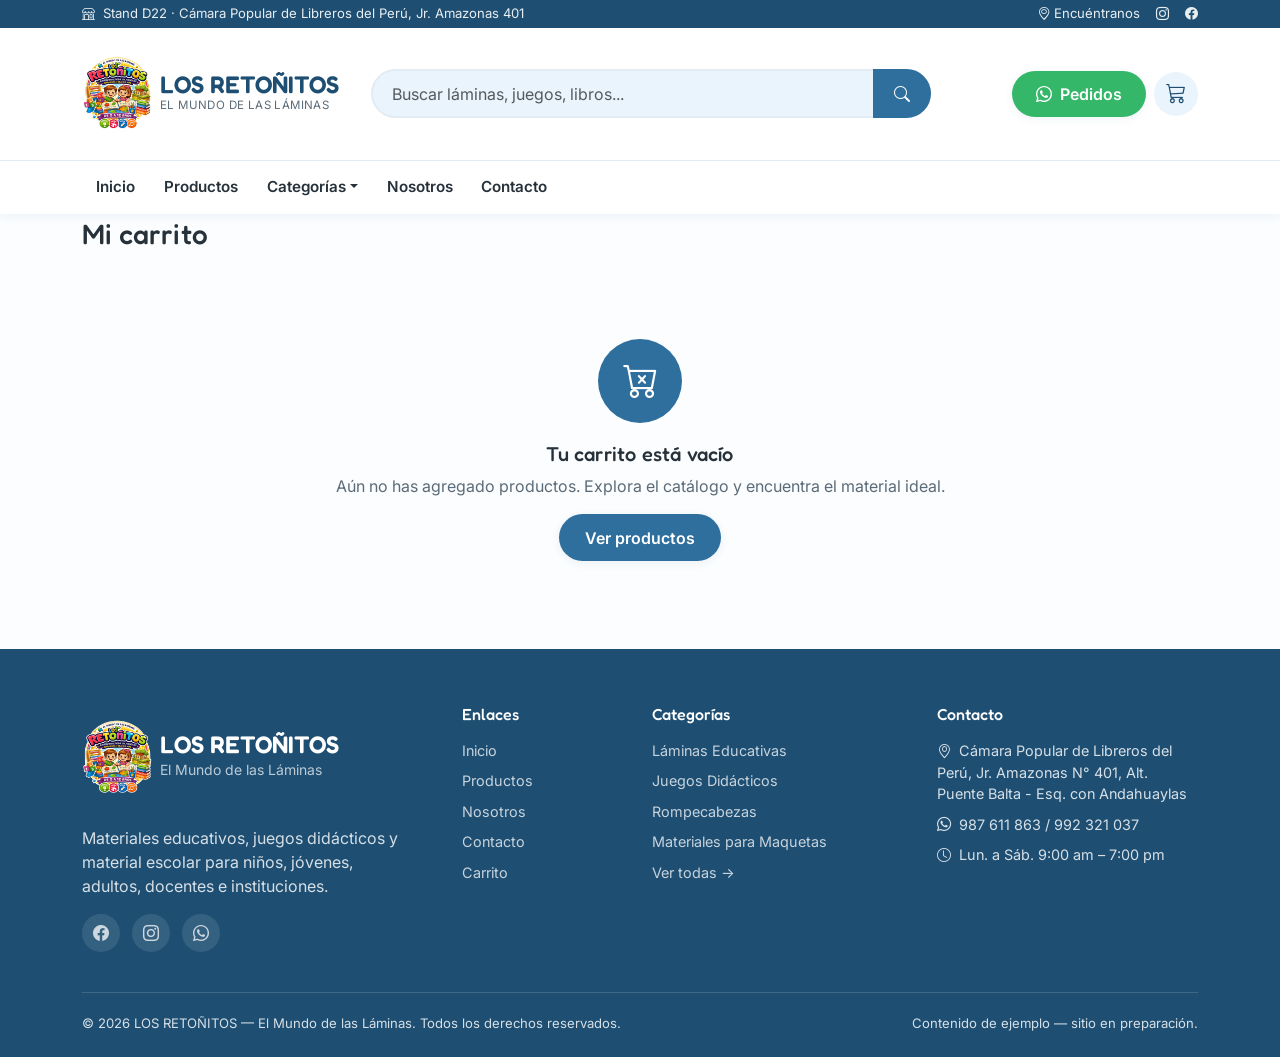
<file: carrito.html>
<!DOCTYPE html>
<html lang="es">
<head>
<meta charset="UTF-8">
<meta name="viewport" content="width=device-width, initial-scale=1.0">
<title>Mi carrito · LOS RETOÑITOS</title>

<link rel="preconnect" href="https://fonts.googleapis.com">
<link href="https://fonts.googleapis.com/css2?family=Fredoka:wght@500;600;700&family=Inter:wght@400;500;600;700&display=swap" rel="stylesheet">
<link href="https://cdn.jsdelivr.net/npm/bootstrap@5.3.3/dist/css/bootstrap.min.css" rel="stylesheet">
<link rel="stylesheet" href="https://cdn.jsdelivr.net/npm/bootstrap-icons@1.11.3/font/bootstrap-icons.css">
<link rel="stylesheet" href="css/styles.css">
</head>
<body data-page="carrito">
<!-- ===================== HEADER ===================== -->
<header class="site-header">
  <div class="header-top d-none d-md-block">
    <div class="container d-flex justify-content-between align-items-center py-1">
      <div><i class="bi bi-shop"></i>&nbsp; Stand D22 · Cámara Popular de Libreros del Perú, Jr. Amazonas 401</div>
      <div class="d-flex gap-3">
        <a href="contacto.html"><i class="bi bi-geo-alt"></i> Encuéntranos</a>
        <a href="#"><i class="bi bi-instagram"></i></a>
        <a href="#"><i class="bi bi-facebook"></i></a>
      </div>
    </div>
  </div>

  <div class="header-main">
    <div class="container d-flex align-items-center gap-3">
      <!-- TODO (reemplazar): logo real de LOS RETOÑITOS -->
      <a href="index.html" class="d-flex align-items-center gap-2 text-decoration-none flex-shrink-0">
        <img
            src="assets/logo/logo.png"
            alt="Los Retoñitos"
            class="logo-img-footer">
        <div>
          <div class="brand-name">LOS RETOÑITOS</div>
          <div class="brand-tagline">EL MUNDO DE LAS LÁMINAS</div>
        </div>
      </a>

      <form class="search-form d-none d-md-flex ms-3" role="search" data-search-form>
        <input type="search" class="form-control" placeholder="Buscar láminas, juegos, libros..." data-search-input aria-label="Buscar productos">
        <button class="btn" type="submit" aria-label="Buscar"><i class="bi bi-search"></i></button>
      </form>

      <div class="ms-auto d-flex align-items-center gap-2">
        <a href="https://wa.me/51987611863" target="_blank" rel="noopener" class="btn btn-whatsapp d-none d-lg-inline-flex align-items-center gap-2">
          <i class="bi bi-whatsapp"></i> Pedidos
        </a>
        <a href="carrito.html" class="btn-icon-circle" aria-label="Ver carrito de compras">
          <i class="bi bi-cart3 fs-5"></i>
          <span class="badge-cart" data-cart-count style="display:none;">0</span>
        </a>
        <button class="btn-icon-circle d-lg-none" type="button" data-bs-toggle="offcanvas" data-bs-target="#menuMovil" aria-label="Abrir menú">
          <i class="bi bi-list fs-4"></i>
        </button>
      </div>
    </div>
  </div>

  <nav class="nav-main d-none d-lg-block">
    <div class="container">
      <ul class="nav">
        <li class="nav-item"><a class="nav-link" data-nav="inicio" href="index.html">Inicio</a></li>
        <li class="nav-item"><a class="nav-link" data-nav="catalogo" href="catalogo.html">Productos</a></li>
        <li class="nav-item dropdown">
          <a class="nav-link dropdown-toggle" href="catalogo.html" role="button" data-bs-toggle="dropdown" aria-expanded="false">Categorías</a>
          <ul class="dropdown-menu">
            <li><a class="dropdown-item" href="catalogo.html?categoria=laminas-educativas">Láminas Educativas</a></li>
            <li><a class="dropdown-item" href="catalogo.html?categoria=juegos-didacticos">Juegos Didácticos</a></li>
            <li><a class="dropdown-item" href="catalogo.html?categoria=libros-didacticos">Libros Didácticos</a></li>
            <li><a class="dropdown-item" href="catalogo.html?categoria=rompecabezas">Rompecabezas</a></li>
            <li><a class="dropdown-item" href="catalogo.html?categoria=maquetas-escolares">Maquetas Escolares</a></li>
            <li><a class="dropdown-item" href="catalogo.html?categoria=materiales-maquetas">Materiales para Maquetas</a></li>
            <li><a class="dropdown-item" href="catalogo.html?categoria=material-escolar">Material Escolar</a></li>
            <li><hr class="dropdown-divider"></li>
            <li><a class="dropdown-item fw-semibold" href="catalogo.html">Ver todas las categorías <i class="bi bi-arrow-right"></i></a></li>
          </ul>
        </li>
        <li class="nav-item"><a class="nav-link" data-nav="nosotros" href="nosotros.html">Nosotros</a></li>
        <li class="nav-item"><a class="nav-link" data-nav="contacto" href="contacto.html">Contacto</a></li>
      </ul>
    </div>
  </nav>
</header>

<div class="offcanvas offcanvas-end" tabindex="-1" id="menuMovil" aria-labelledby="menuMovilLabel">
  <div class="offcanvas-header offcanvas-brand-header border-bottom">
    <h5 class="offcanvas-title brand-name" id="menuMovilLabel">LOS RETOÑITOS</h5>
    <button type="button" class="btn-close" data-bs-dismiss="offcanvas" aria-label="Cerrar"></button>
  </div>
  <div class="offcanvas-body offcanvas-brand-header">
    <form class="search-form d-flex mb-3" role="search" data-search-form>
      <input type="search" class="form-control" placeholder="Buscar..." data-search-input aria-label="Buscar productos">
      <button class="btn" type="submit" aria-label="Buscar"><i class="bi bi-search"></i></button>
    </form>
    <ul class="nav flex-column">
      <li><a class="nav-link" data-nav="inicio" href="index.html">Inicio</a></li>
      <li><a class="nav-link" data-nav="catalogo" href="catalogo.html">Productos</a></li>
      <li><a class="nav-link" data-nav="catalogo" href="catalogo.html">Categorías</a></li>
      <li><a class="nav-link" data-nav="nosotros" href="nosotros.html">Nosotros</a></li>
      <li><a class="nav-link" data-nav="contacto" href="contacto.html">Contacto</a></li>
    </ul>
    <a href="https://wa.me/51987611863" target="_blank" rel="noopener" class="btn btn-whatsapp w-100 mt-3">
      <i class="bi bi-whatsapp"></i> Escríbenos por WhatsApp
    </a>
  </div>
</div>


<!-- ===================== BREADCRUMB ===================== -->
<div class="breadcrumb-bar bg-blue-light">
  <div class="container">
    <nav aria-label="breadcrumb">
      <ol class="breadcrumb">
        <li class="breadcrumb-item"><a href="index.html">Inicio</a></li>
        <li class="breadcrumb-item active" aria-current="page">Mi carrito</li>
      </ol>
    </nav>
  </div>
</div>

<!-- ===================== CARRITO ===================== -->
<section class="section-pad py-4">
  <div class="container">
    <h1 class="h3 mb-4">Mi carrito</h1>
    <div id="carrito-contenido">
      <!-- Se genera dinámicamente desde carrito.js -->
    </div>
  </div>
</section>
<!-- ===================== FOOTER ===================== -->
<footer class="site-footer">
  <div class="container">
    <div class="row g-4">
      <div class="col-lg-4 col-md-6">
        <!-- TODO (reemplazar): logo real -->
        <a href="index.html" class="d-flex align-items-center gap-2 mb-3 text-decoration-none">
          <img
              src="assets/logo/logo.png"
              alt="Los Retoñitos"
              class="logo-img-footer">
          <div>
            <span class="brand-name d-block" style="color:#fff;">LOS RETOÑITOS</span>
            <span class="small" style="color:rgba(255,255,255,0.7);">El Mundo de las Láminas</span>
          </div>
        </a>
        <p style="max-width:320px;">Materiales educativos, juegos didácticos y material escolar para niños, jóvenes, adultos, docentes e instituciones.</p>
        <div class="footer-social mt-3">
          <!-- TODO (reemplazar): enlaces reales a redes sociales -->
          <a href="#" aria-label="Facebook"><i class="bi bi-facebook"></i></a>
          <a href="#" aria-label="Instagram"><i class="bi bi-instagram"></i></a>
          <a href="https://wa.me/51987611863" target="_blank" rel="noopener" aria-label="WhatsApp"><i class="bi bi-whatsapp"></i></a>
        </div>
      </div>
      <div class="col-lg-2 col-md-6 col-6">
        <h5>Enlaces</h5>
        <ul>
          <li><a href="index.html">Inicio</a></li>
          <li><a href="catalogo.html">Productos</a></li>
          <li><a href="nosotros.html">Nosotros</a></li>
          <li><a href="contacto.html">Contacto</a></li>
          <li><a href="carrito.html">Carrito</a></li>
        </ul>
      </div>
      <div class="col-lg-3 col-md-6 col-6">
        <h5>Categorías</h5>
        <ul>
          <li><a href="catalogo.html?categoria=laminas-educativas">Láminas Educativas</a></li>
          <li><a href="catalogo.html?categoria=juegos-didacticos">Juegos Didácticos</a></li>
          <li><a href="catalogo.html?categoria=rompecabezas">Rompecabezas</a></li>
          <li><a href="catalogo.html?categoria=materiales-maquetas">Materiales para Maquetas</a></li>
          <li><a href="catalogo.html">Ver todas →</a></li>
        </ul>
      </div>
      <div class="col-lg-3 col-md-6">
        <h5>Contacto</h5>
        <ul>
          <li><i class="bi bi-geo-alt me-2"></i>Cámara Popular de Libreros del Perú, Jr. Amazonas N° 401, Alt. Puente Balta - Esq. con Andahuaylas</li>
          <li><i class="bi bi-whatsapp me-2"></i>987 611 863 / 992 321 037</li>
          <li><i class="bi bi-clock me-2"></i>Lun. a Sáb. 9:00 am – 7:00 pm</li>
        </ul>
      </div>
    </div>
    <div class="footer-bottom d-flex flex-column flex-md-row justify-content-between gap-2">
      <span>© 2026 LOS RETOÑITOS — El Mundo de las Láminas. Todos los derechos reservados.</span>
      <span>Contenido de ejemplo — sitio en preparación.</span>
    </div>
  </div>
</footer>

<a href="https://wa.me/51987611863" target="_blank" rel="noopener" class="whatsapp-float d-lg-none" aria-label="Escríbenos por WhatsApp">
  <i class="bi bi-whatsapp"></i>
</a>

<script src="https://cdn.jsdelivr.net/npm/bootstrap@5.3.3/dist/js/bootstrap.bundle.min.js"></script>
<script src="js/config/config.js"></script>
<script src="js/data/categorias.js"></script>
<script src="js/data/productos.js"></script>
<script src="js/services/carritoService.js"></script>
<script src="js/services/whatsappService.js"></script>
<script src="js/ui/header.js"></script>
<script src="js/carrito.js"></script>
</body>
</html>
</file>
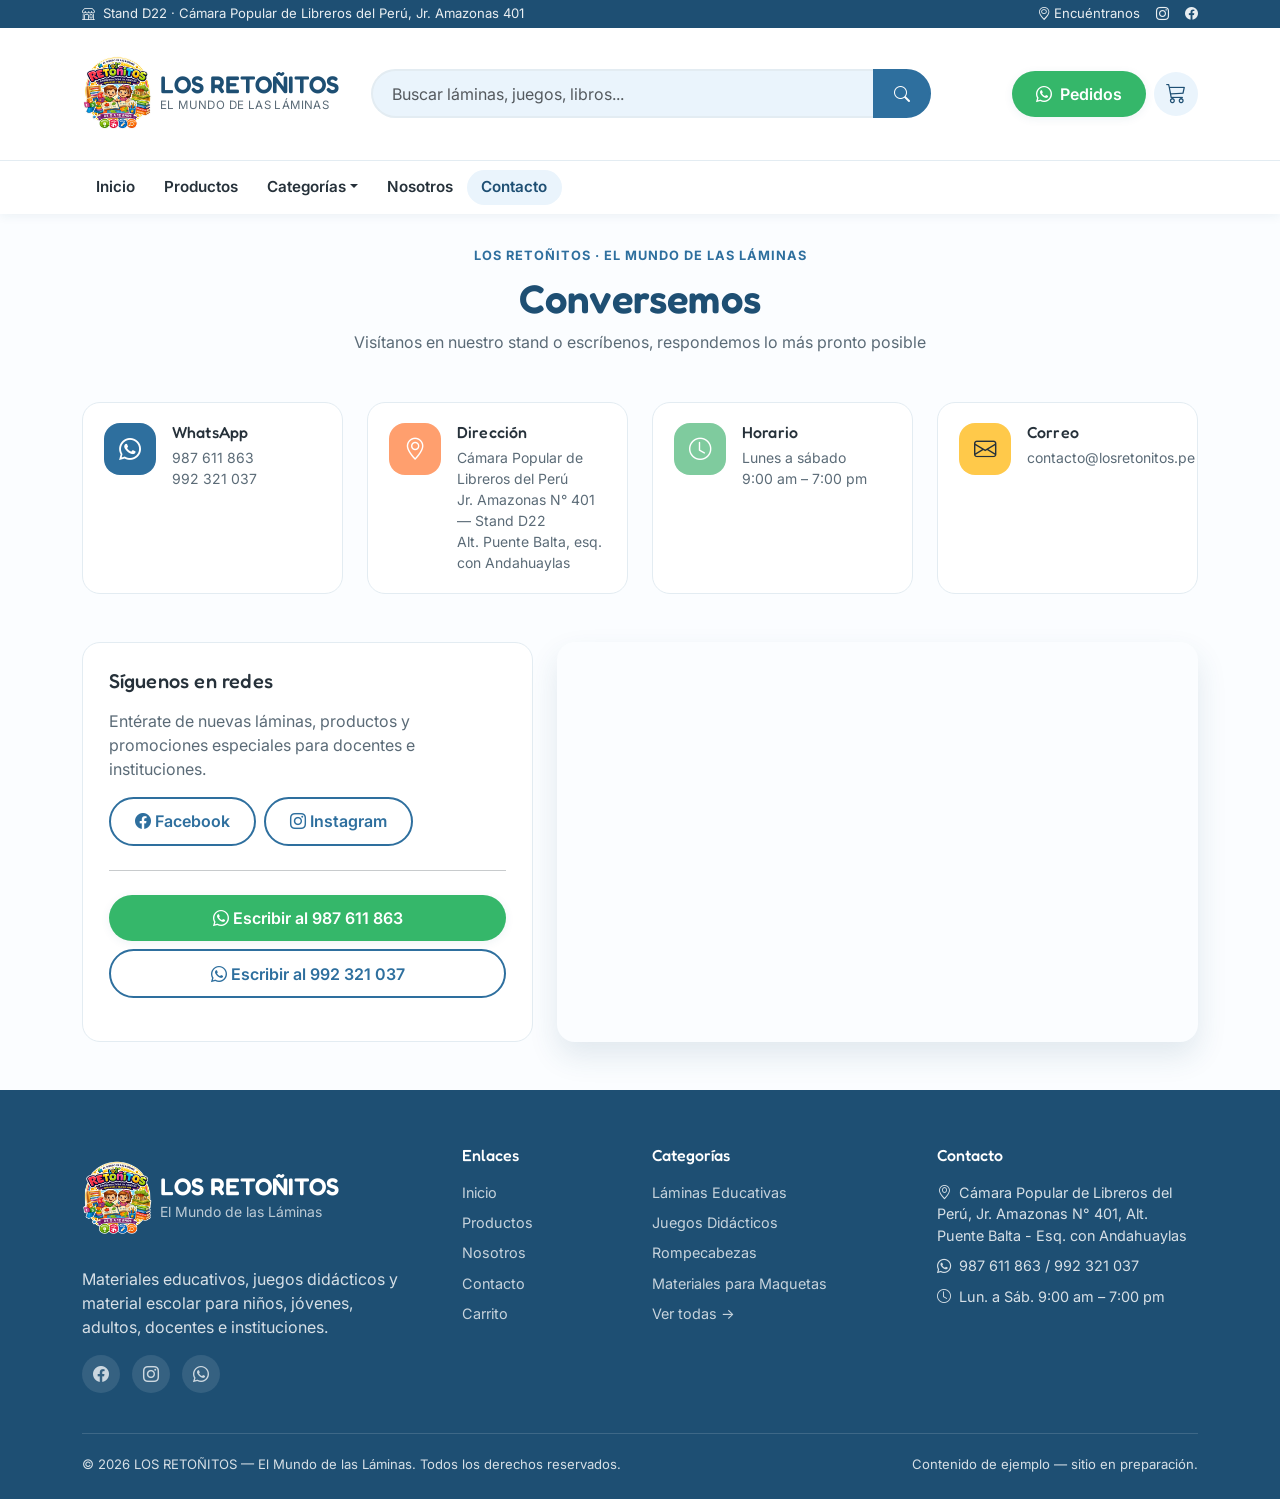
<file: contacto.html>
<!DOCTYPE html>
<html lang="es">
<head>
<meta charset="UTF-8">
<meta name="viewport" content="width=device-width, initial-scale=1.0">
<title>Contacto · LOS RETOÑITOS</title>

<link rel="preconnect" href="https://fonts.googleapis.com">
<link href="https://fonts.googleapis.com/css2?family=Fredoka:wght@500;600;700&family=Inter:wght@400;500;600;700&display=swap" rel="stylesheet">
<link href="https://cdn.jsdelivr.net/npm/bootstrap@5.3.3/dist/css/bootstrap.min.css" rel="stylesheet">
<link rel="stylesheet" href="https://cdn.jsdelivr.net/npm/bootstrap-icons@1.11.3/font/bootstrap-icons.css">
<link rel="stylesheet" href="css/styles.css">
</head>
<body data-page="contacto">
<!-- ===================== HEADER ===================== -->
<header class="site-header">
  <div class="header-top d-none d-md-block">
    <div class="container d-flex justify-content-between align-items-center py-1">
      <div><i class="bi bi-shop"></i>&nbsp; Stand D22 · Cámara Popular de Libreros del Perú, Jr. Amazonas 401</div>
      <div class="d-flex gap-3">
        <a href="contacto.html"><i class="bi bi-geo-alt"></i> Encuéntranos</a>
        <a href="#"><i class="bi bi-instagram"></i></a>
        <a href="#"><i class="bi bi-facebook"></i></a>
      </div>
    </div>
  </div>

  <div class="header-main">
    <div class="container d-flex align-items-center gap-3">
      <!-- TODO (reemplazar): logo real de LOS RETOÑITOS -->
      <a href="index.html" class="d-flex align-items-center gap-2 text-decoration-none flex-shrink-0">
        <img
            src="assets/logo/logo.png"
            alt="Los Retoñitos"
            class="logo-img-footer">
        <div>
          <div class="brand-name">LOS RETOÑITOS</div>
          <div class="brand-tagline">EL MUNDO DE LAS LÁMINAS</div>
        </div>
      </a>

      <form class="search-form d-none d-md-flex ms-3" role="search" data-search-form>
        <input type="search" class="form-control" placeholder="Buscar láminas, juegos, libros..." data-search-input aria-label="Buscar productos">
        <button class="btn" type="submit" aria-label="Buscar"><i class="bi bi-search"></i></button>
      </form>

      <div class="ms-auto d-flex align-items-center gap-2">
        <a href="https://wa.me/51987611863" target="_blank" rel="noopener" class="btn btn-whatsapp d-none d-lg-inline-flex align-items-center gap-2">
          <i class="bi bi-whatsapp"></i> Pedidos
        </a>
        <a href="carrito.html" class="btn-icon-circle" aria-label="Ver carrito de compras">
          <i class="bi bi-cart3 fs-5"></i>
          <span class="badge-cart" data-cart-count style="display:none;">0</span>
        </a>
        <button class="btn-icon-circle d-lg-none" type="button" data-bs-toggle="offcanvas" data-bs-target="#menuMovil" aria-label="Abrir menú">
          <i class="bi bi-list fs-4"></i>
        </button>
      </div>
    </div>
  </div>

  <nav class="nav-main d-none d-lg-block">
    <div class="container">
      <ul class="nav">
        <li class="nav-item"><a class="nav-link" data-nav="inicio" href="index.html">Inicio</a></li>
        <li class="nav-item"><a class="nav-link" data-nav="catalogo" href="catalogo.html">Productos</a></li>
        <li class="nav-item dropdown">
          <a class="nav-link dropdown-toggle" href="catalogo.html" role="button" data-bs-toggle="dropdown" aria-expanded="false">Categorías</a>
          <ul class="dropdown-menu">
            <li><a class="dropdown-item" href="catalogo.html?categoria=laminas-educativas">Láminas Educativas</a></li>
            <li><a class="dropdown-item" href="catalogo.html?categoria=juegos-didacticos">Juegos Didácticos</a></li>
            <li><a class="dropdown-item" href="catalogo.html?categoria=libros-didacticos">Libros Didácticos</a></li>
            <li><a class="dropdown-item" href="catalogo.html?categoria=rompecabezas">Rompecabezas</a></li>
            <li><a class="dropdown-item" href="catalogo.html?categoria=maquetas-escolares">Maquetas Escolares</a></li>
            <li><a class="dropdown-item" href="catalogo.html?categoria=materiales-maquetas">Materiales para Maquetas</a></li>
            <li><a class="dropdown-item" href="catalogo.html?categoria=material-escolar">Material Escolar</a></li>
            <li><hr class="dropdown-divider"></li>
            <li><a class="dropdown-item fw-semibold" href="catalogo.html">Ver todas las categorías <i class="bi bi-arrow-right"></i></a></li>
          </ul>
        </li>
        <li class="nav-item"><a class="nav-link" data-nav="nosotros" href="nosotros.html">Nosotros</a></li>
        <li class="nav-item"><a class="nav-link" data-nav="contacto" href="contacto.html">Contacto</a></li>
      </ul>
    </div>
  </nav>
</header>

<div class="offcanvas offcanvas-end" tabindex="-1" id="menuMovil" aria-labelledby="menuMovilLabel">
  <div class="offcanvas-header offcanvas-brand-header border-bottom">
    <h5 class="offcanvas-title brand-name" id="menuMovilLabel">LOS RETOÑITOS</h5>
    <button type="button" class="btn-close" data-bs-dismiss="offcanvas" aria-label="Cerrar"></button>
  </div>
  <div class="offcanvas-body offcanvas-brand-header">
    <form class="search-form d-flex mb-3" role="search" data-search-form>
      <input type="search" class="form-control" placeholder="Buscar..." data-search-input aria-label="Buscar productos">
      <button class="btn" type="submit" aria-label="Buscar"><i class="bi bi-search"></i></button>
    </form>
    <ul class="nav flex-column">
      <li><a class="nav-link" data-nav="inicio" href="index.html">Inicio</a></li>
      <li><a class="nav-link" data-nav="catalogo" href="catalogo.html">Productos</a></li>
      <li><a class="nav-link" data-nav="catalogo" href="catalogo.html">Categorías</a></li>
      <li><a class="nav-link" data-nav="nosotros" href="nosotros.html">Nosotros</a></li>
      <li><a class="nav-link" data-nav="contacto" href="contacto.html">Contacto</a></li>
    </ul>
    <a href="https://wa.me/51987611863" target="_blank" rel="noopener" class="btn btn-whatsapp w-100 mt-3">
      <i class="bi bi-whatsapp"></i> Escríbenos por WhatsApp
    </a>
  </div>
</div>


<!-- ===================== BREADCRUMB ===================== -->
<div class="breadcrumb-bar bg-blue-light">
  <div class="container">
    <nav aria-label="breadcrumb">
      <ol class="breadcrumb">
        <li class="breadcrumb-item"><a href="index.html">Inicio</a></li>
        <li class="breadcrumb-item active" aria-current="page">Contacto</li>
      </ol>
    </nav>
  </div>
</div>

<!-- ===================== CONTACTO ===================== -->
<section class="section-pad py-5">
  <div class="container">
    <div class="section-heading text-center mb-5">
      <span class="eyebrow">LOS RETOÑITOS · El Mundo de las Láminas</span>
      <h1 class="mt-2">Conversemos</h1>
      <p class="text-ink-soft">Visítanos en nuestro stand o escríbenos, respondemos lo más pronto posible</p>
    </div>

    <div class="row g-4 mb-5">
      <div class="col-md-6 col-lg-3">
        <div class="contact-info-card">
          <div class="icon-pill bg-tint-blue"><i class="bi bi-whatsapp"></i></div>
          <div>
            <h2 class="h6 mb-1">WhatsApp</h2>
            <p class="text-ink-soft small mb-0">987 611 863<br>992 321 037</p>
          </div>
        </div>
      </div>
      <div class="col-md-6 col-lg-3">
        <div class="contact-info-card">
          <div class="icon-pill bg-tint-orange"><i class="bi bi-geo-alt"></i></div>
          <div>
            <h2 class="h6 mb-1">Dirección</h2>
            <p class="text-ink-soft small mb-0">Cámara Popular de Libreros del Perú<br>Jr. Amazonas N° 401 — Stand D22<br>Alt. Puente Balta, esq. con Andahuaylas</p>
          </div>
        </div>
      </div>
      <div class="col-md-6 col-lg-3">
        <div class="contact-info-card">
          <div class="icon-pill bg-tint-green"><i class="bi bi-clock"></i></div>
          <div>
            <h2 class="h6 mb-1">Horario</h2>
            <!-- TODO (confirmar): horario real de atención -->
            <p class="text-ink-soft small mb-0">Lunes a sábado<br>9:00 am – 7:00 pm</p>
          </div>
        </div>
      </div>
      <div class="col-md-6 col-lg-3">
        <div class="contact-info-card">
          <div class="icon-pill bg-tint-yellow"><i class="bi bi-envelope"></i></div>
          <div>
            <h2 class="h6 mb-1">Correo</h2>
            <!-- TODO (reemplazar): correo real de la tienda -->
            <p class="text-ink-soft small mb-0">contacto@losretonitos.pe</p>
          </div>
        </div>
      </div>
    </div>

    <div class="row g-4 align-items-stretch">
      <div class="col-lg-5">
        <div class="value-card h-100">
          <h2 class="h5 mb-3">Síguenos en redes</h2>
          <p class="text-ink-soft">Entérate de nuevas láminas, productos y promociones especiales para docentes e instituciones.</p>
          <!-- TODO (reemplazar): enlaces reales a redes sociales -->
          <div class="d-flex gap-2">
            <a href="#" class="btn btn-brand-outline"><i class="bi bi-facebook"></i> Facebook</a>
            <a href="#" class="btn btn-brand-outline"><i class="bi bi-instagram"></i> Instagram</a>
          </div>
          <hr class="my-4">
          <a href="https://wa.me/51987611863" target="_blank" rel="noopener" class="btn btn-whatsapp w-100">
            <i class="bi bi-whatsapp"></i> Escribir al 987 611 863
          </a>
          <a href="https://wa.me/51992321037" target="_blank" rel="noopener" class="btn btn-brand-outline w-100 mt-2">
            <i class="bi bi-whatsapp"></i> Escribir al 992 321 037
          </a>
        </div>
      </div>
      <div class="col-lg-7">
        <div class="map-container">
          <iframe
            src="https://www.google.com/maps/embed?pb=!1m18!1m12!1m3!1d289.91954935643037!2d-77.02215292470976!3d-12.044511677942458!2m3!1f0!2f0!3f0!3m2!1i1024!2i768!4f13.1!3m3!1m2!1s0x9105c8adee83f8ff%3A0xe1e96573b49d0808!2sFeria%20de%20Libros%20Amazonas!5e0!3m2!1ses-419!2spe!4v1783912321568!5m2!1ses-419!2spe"
            title="Ubicación de Los Retoñitos - Feria de Libros Amazonas"
            loading="lazy"
            allowfullscreen
            referrerpolicy="strict-origin-when-cross-origin">
          </iframe>
        </div>
      </div>
    </div>
  </div>
</section>
<!-- ===================== FOOTER ===================== -->
<footer class="site-footer">
  <div class="container">
    <div class="row g-4">
      <div class="col-lg-4 col-md-6">
        <!-- TODO (reemplazar): logo real -->
        <a href="index.html" class="d-flex align-items-center gap-2 mb-3 text-decoration-none">
          <img
              src="assets/logo/logo.png"
              alt="Los Retoñitos"
              class="logo-img-footer">
          <div>
            <span class="brand-name d-block" style="color:#fff;">LOS RETOÑITOS</span>
            <span class="small" style="color:rgba(255,255,255,0.7);">El Mundo de las Láminas</span>
          </div>
        </a>
        <p style="max-width:320px;">Materiales educativos, juegos didácticos y material escolar para niños, jóvenes, adultos, docentes e instituciones.</p>
        <div class="footer-social mt-3">
          <!-- TODO (reemplazar): enlaces reales a redes sociales -->
          <a href="#" aria-label="Facebook"><i class="bi bi-facebook"></i></a>
          <a href="#" aria-label="Instagram"><i class="bi bi-instagram"></i></a>
          <a href="https://wa.me/51987611863" target="_blank" rel="noopener" aria-label="WhatsApp"><i class="bi bi-whatsapp"></i></a>
        </div>
      </div>
      <div class="col-lg-2 col-md-6 col-6">
        <h5>Enlaces</h5>
        <ul>
          <li><a href="index.html">Inicio</a></li>
          <li><a href="catalogo.html">Productos</a></li>
          <li><a href="nosotros.html">Nosotros</a></li>
          <li><a href="contacto.html">Contacto</a></li>
          <li><a href="carrito.html">Carrito</a></li>
        </ul>
      </div>
      <div class="col-lg-3 col-md-6 col-6">
        <h5>Categorías</h5>
        <ul>
          <li><a href="catalogo.html?categoria=laminas-educativas">Láminas Educativas</a></li>
          <li><a href="catalogo.html?categoria=juegos-didacticos">Juegos Didácticos</a></li>
          <li><a href="catalogo.html?categoria=rompecabezas">Rompecabezas</a></li>
          <li><a href="catalogo.html?categoria=materiales-maquetas">Materiales para Maquetas</a></li>
          <li><a href="catalogo.html">Ver todas →</a></li>
        </ul>
      </div>
      <div class="col-lg-3 col-md-6">
        <h5>Contacto</h5>
        <ul>
          <li><i class="bi bi-geo-alt me-2"></i>Cámara Popular de Libreros del Perú, Jr. Amazonas N° 401, Alt. Puente Balta - Esq. con Andahuaylas</li>
          <li><i class="bi bi-whatsapp me-2"></i>987 611 863 / 992 321 037</li>
          <li><i class="bi bi-clock me-2"></i>Lun. a Sáb. 9:00 am – 7:00 pm</li>
        </ul>
      </div>
    </div>
    <div class="footer-bottom d-flex flex-column flex-md-row justify-content-between gap-2">
      <span>© 2026 LOS RETOÑITOS — El Mundo de las Láminas. Todos los derechos reservados.</span>
      <span>Contenido de ejemplo — sitio en preparación.</span>
    </div>
  </div>
</footer>

<a href="https://wa.me/51987611863" target="_blank" rel="noopener" class="whatsapp-float d-lg-none" aria-label="Escríbenos por WhatsApp">
  <i class="bi bi-whatsapp"></i>
</a>

<script src="https://cdn.jsdelivr.net/npm/bootstrap@5.3.3/dist/js/bootstrap.bundle.min.js"></script>
<script src="js/config/config.js"></script>
<script src="js/data/categorias.js"></script>
<script src="js/data/productos.js"></script>
<script src="js/services/carritoService.js"></script>
<script src="js/services/whatsappService.js"></script>
<script src="js/ui/header.js"></script>
<script src="js/paginas.js"></script>
</body>
</html>
</file>
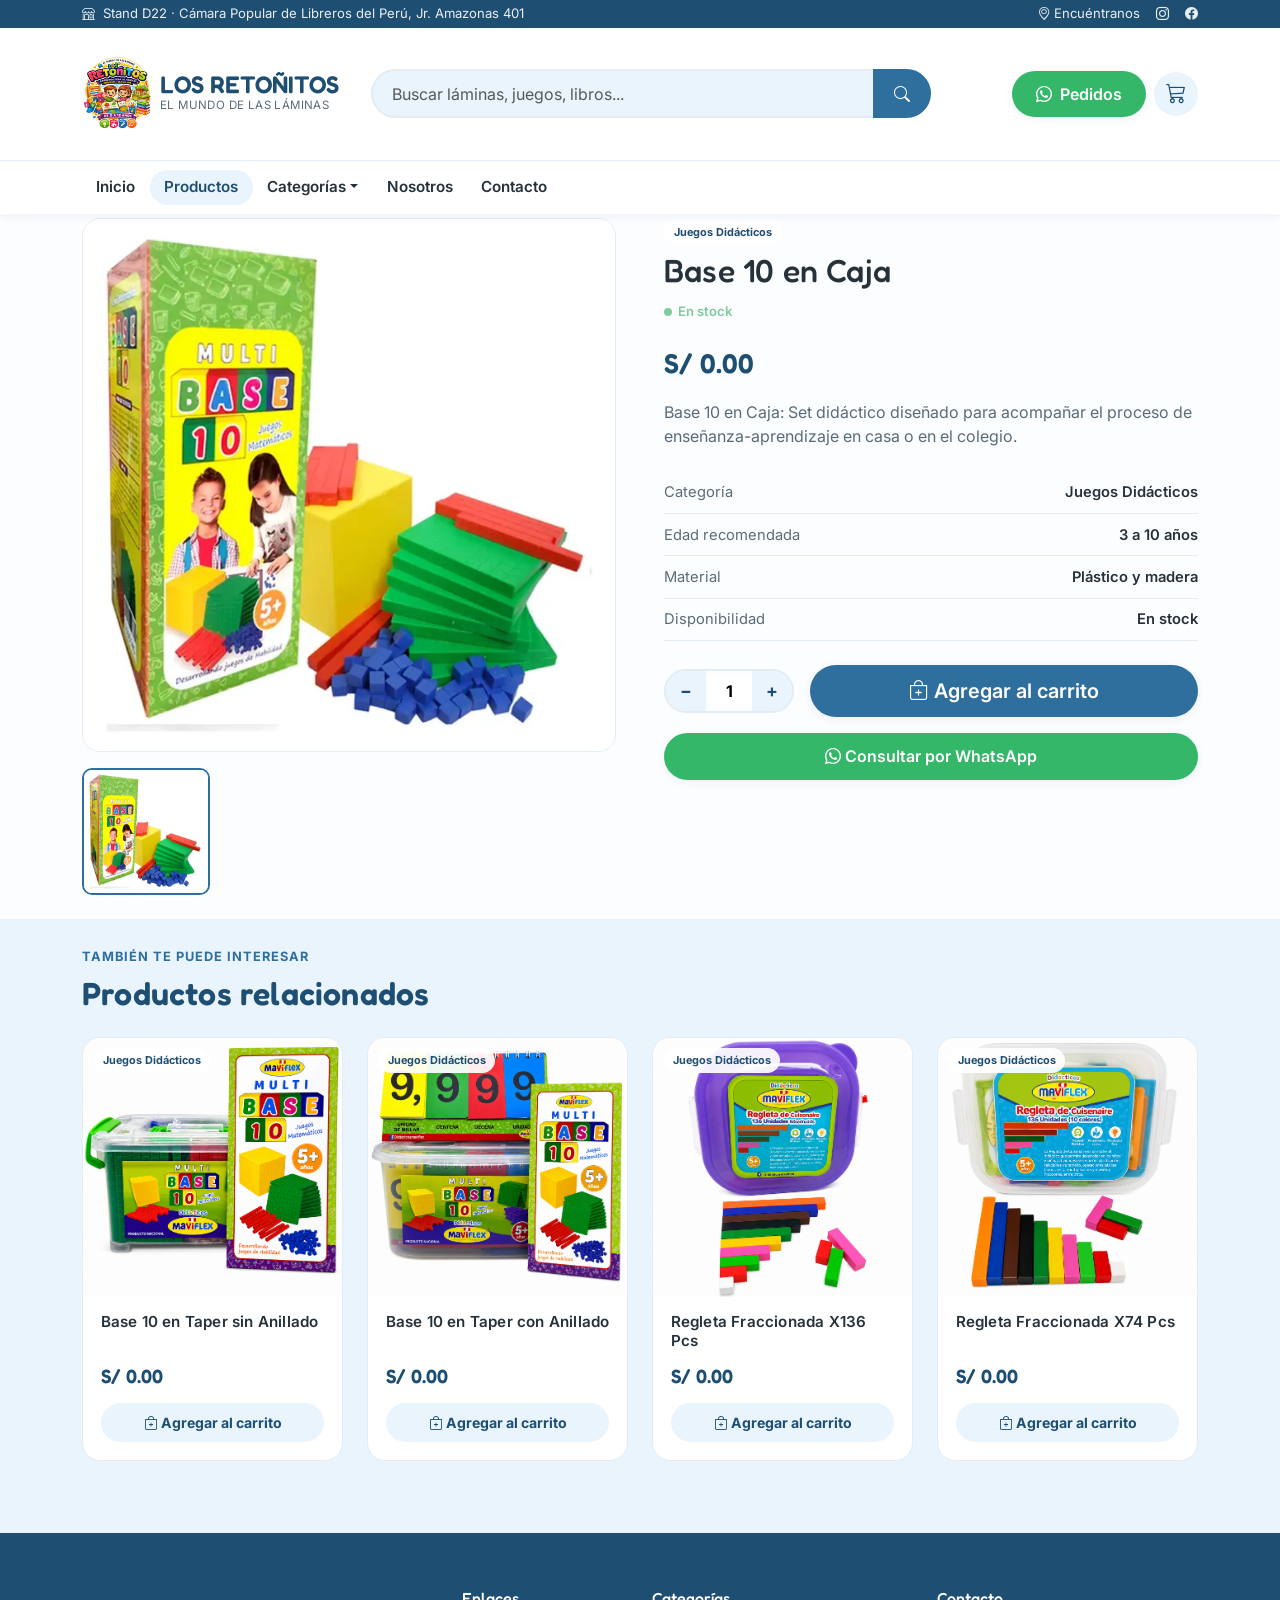
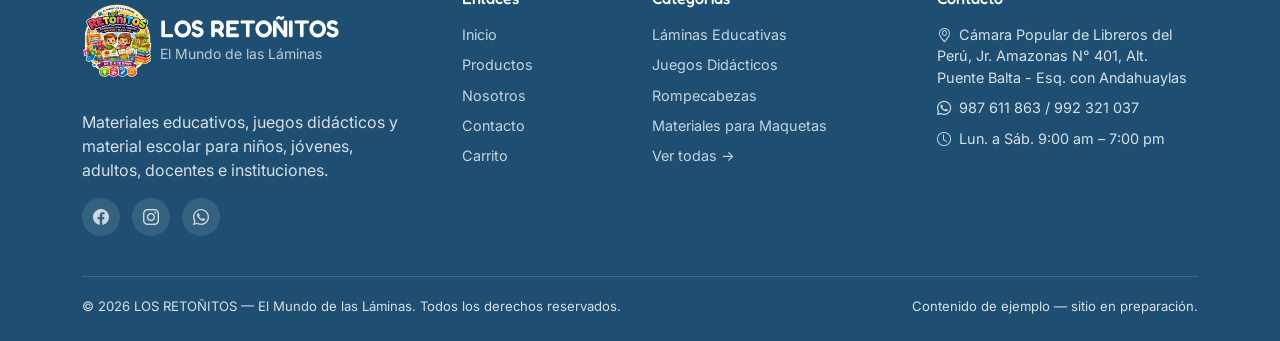
<file: producto.html>
<!DOCTYPE html>
<html lang="es">
<head>
<meta charset="UTF-8">
<meta name="viewport" content="width=device-width, initial-scale=1.0">
<title>Detalle del producto · LOS RETOÑITOS</title>

<link rel="preconnect" href="https://fonts.googleapis.com">
<link href="https://fonts.googleapis.com/css2?family=Fredoka:wght@500;600;700&family=Inter:wght@400;500;600;700&display=swap" rel="stylesheet">
<link href="https://cdn.jsdelivr.net/npm/bootstrap@5.3.3/dist/css/bootstrap.min.css" rel="stylesheet">
<link rel="stylesheet" href="https://cdn.jsdelivr.net/npm/bootstrap-icons@1.11.3/font/bootstrap-icons.css">
<link rel="stylesheet" href="css/styles.css">
</head>
<body data-page="catalogo">
<!-- ===================== HEADER ===================== -->
<header class="site-header">
  <div class="header-top d-none d-md-block">
    <div class="container d-flex justify-content-between align-items-center py-1">
      <div><i class="bi bi-shop"></i>&nbsp; Stand D22 · Cámara Popular de Libreros del Perú, Jr. Amazonas 401</div>
      <div class="d-flex gap-3">
        <a href="contacto.html"><i class="bi bi-geo-alt"></i> Encuéntranos</a>
        <a href="#"><i class="bi bi-instagram"></i></a>
        <a href="#"><i class="bi bi-facebook"></i></a>
      </div>
    </div>
  </div>

  <div class="header-main">
    <div class="container d-flex align-items-center gap-3">
      <!-- TODO (reemplazar): logo real de LOS RETOÑITOS -->
      <a href="index.html" class="d-flex align-items-center gap-2 text-decoration-none flex-shrink-0">
        <img
            src="assets/logo/logo.png"
            alt="Los Retoñitos"
            class="logo-img-footer">
        <div>
          <div class="brand-name">LOS RETOÑITOS</div>
          <div class="brand-tagline">EL MUNDO DE LAS LÁMINAS</div>
        </div>
      </a>

      <form class="search-form d-none d-md-flex ms-3" role="search" data-search-form>
        <input type="search" class="form-control" placeholder="Buscar láminas, juegos, libros..." data-search-input aria-label="Buscar productos">
        <button class="btn" type="submit" aria-label="Buscar"><i class="bi bi-search"></i></button>
      </form>

      <div class="ms-auto d-flex align-items-center gap-2">
        <a href="https://wa.me/51987611863" target="_blank" rel="noopener" class="btn btn-whatsapp d-none d-lg-inline-flex align-items-center gap-2">
          <i class="bi bi-whatsapp"></i> Pedidos
        </a>
        <a href="carrito.html" class="btn-icon-circle" aria-label="Ver carrito de compras">
          <i class="bi bi-cart3 fs-5"></i>
          <span class="badge-cart" data-cart-count style="display:none;">0</span>
        </a>
        <button class="btn-icon-circle d-lg-none" type="button" data-bs-toggle="offcanvas" data-bs-target="#menuMovil" aria-label="Abrir menú">
          <i class="bi bi-list fs-4"></i>
        </button>
      </div>
    </div>
  </div>

  <nav class="nav-main d-none d-lg-block">
    <div class="container">
      <ul class="nav">
        <li class="nav-item"><a class="nav-link" data-nav="inicio" href="index.html">Inicio</a></li>
        <li class="nav-item"><a class="nav-link" data-nav="catalogo" href="catalogo.html">Productos</a></li>
        <li class="nav-item dropdown">
          <a class="nav-link dropdown-toggle" href="catalogo.html" role="button" data-bs-toggle="dropdown" aria-expanded="false">Categorías</a>
          <ul class="dropdown-menu">
            <li><a class="dropdown-item" href="catalogo.html?categoria=laminas-educativas">Láminas Educativas</a></li>
            <li><a class="dropdown-item" href="catalogo.html?categoria=juegos-didacticos">Juegos Didácticos</a></li>
            <li><a class="dropdown-item" href="catalogo.html?categoria=libros-didacticos">Libros Didácticos</a></li>
            <li><a class="dropdown-item" href="catalogo.html?categoria=rompecabezas">Rompecabezas</a></li>
            <li><a class="dropdown-item" href="catalogo.html?categoria=maquetas-escolares">Maquetas Escolares</a></li>
            <li><a class="dropdown-item" href="catalogo.html?categoria=materiales-maquetas">Materiales para Maquetas</a></li>
            <li><a class="dropdown-item" href="catalogo.html?categoria=material-escolar">Material Escolar</a></li>
            <li><hr class="dropdown-divider"></li>
            <li><a class="dropdown-item fw-semibold" href="catalogo.html">Ver todas las categorías <i class="bi bi-arrow-right"></i></a></li>
          </ul>
        </li>
        <li class="nav-item"><a class="nav-link" data-nav="nosotros" href="nosotros.html">Nosotros</a></li>
        <li class="nav-item"><a class="nav-link" data-nav="contacto" href="contacto.html">Contacto</a></li>
      </ul>
    </div>
  </nav>
</header>

<div class="offcanvas offcanvas-end" tabindex="-1" id="menuMovil" aria-labelledby="menuMovilLabel">
  <div class="offcanvas-header offcanvas-brand-header border-bottom">
    <h5 class="offcanvas-title brand-name" id="menuMovilLabel">LOS RETOÑITOS</h5>
    <button type="button" class="btn-close" data-bs-dismiss="offcanvas" aria-label="Cerrar"></button>
  </div>
  <div class="offcanvas-body offcanvas-brand-header">
    <form class="search-form d-flex mb-3" role="search" data-search-form>
      <input type="search" class="form-control" placeholder="Buscar..." data-search-input aria-label="Buscar productos">
      <button class="btn" type="submit" aria-label="Buscar"><i class="bi bi-search"></i></button>
    </form>
    <ul class="nav flex-column">
      <li><a class="nav-link" data-nav="inicio" href="index.html">Inicio</a></li>
      <li><a class="nav-link" data-nav="catalogo" href="catalogo.html">Productos</a></li>
      <li><a class="nav-link" data-nav="catalogo" href="catalogo.html">Categorías</a></li>
      <li><a class="nav-link" data-nav="nosotros" href="nosotros.html">Nosotros</a></li>
      <li><a class="nav-link" data-nav="contacto" href="contacto.html">Contacto</a></li>
    </ul>
    <a href="https://wa.me/51987611863" target="_blank" rel="noopener" class="btn btn-whatsapp w-100 mt-3">
      <i class="bi bi-whatsapp"></i> Escríbenos por WhatsApp
    </a>
  </div>
</div>


<!-- ===================== BREADCRUMB ===================== -->
<div class="breadcrumb-bar bg-blue-light">
  <div class="container">
    <nav aria-label="breadcrumb">
      <ol class="breadcrumb" id="breadcrumb-producto">
        <li class="breadcrumb-item"><a href="index.html">Inicio</a></li>
        <li class="breadcrumb-item"><a href="catalogo.html">Productos</a></li>
        <li class="breadcrumb-item active" aria-current="page">Cargando…</li>
      </ol>
    </nav>
  </div>
</div>

<!-- ===================== DETALLE ===================== -->
<section class="section-pad py-4" id="detalle-producto">
  <!-- El contenido se genera dinámicamente desde producto.js -->
</section>

<!-- ===================== RELACIONADOS ===================== -->
<section class="section-pad bg-blue-light pt-4">
  <div class="container">
    <div class="section-heading mb-4">
      <span class="eyebrow">También te puede interesar</span>
      <h2 class="mt-2 mb-0">Productos relacionados</h2>
    </div>
    <div class="row g-4" id="grid-relacionados"></div>
  </div>
</section>
<!-- ===================== FOOTER ===================== -->
<footer class="site-footer">
  <div class="container">
    <div class="row g-4">
      <div class="col-lg-4 col-md-6">
        <!-- TODO (reemplazar): logo real -->
        <a href="index.html" class="d-flex align-items-center gap-2 mb-3 text-decoration-none">
          <img
              src="assets/logo/logo.png"
              alt="Los Retoñitos"
              class="logo-img-footer">
          <div>
            <span class="brand-name d-block" style="color:#fff;">LOS RETOÑITOS</span>
            <span class="small" style="color:rgba(255,255,255,0.7);">El Mundo de las Láminas</span>
          </div>
        </a>
        <p style="max-width:320px;">Materiales educativos, juegos didácticos y material escolar para niños, jóvenes, adultos, docentes e instituciones.</p>
        <div class="footer-social mt-3">
          <!-- TODO (reemplazar): enlaces reales a redes sociales -->
          <a href="#" aria-label="Facebook"><i class="bi bi-facebook"></i></a>
          <a href="#" aria-label="Instagram"><i class="bi bi-instagram"></i></a>
          <a href="https://wa.me/51987611863" target="_blank" rel="noopener" aria-label="WhatsApp"><i class="bi bi-whatsapp"></i></a>
        </div>
      </div>
      <div class="col-lg-2 col-md-6 col-6">
        <h5>Enlaces</h5>
        <ul>
          <li><a href="index.html">Inicio</a></li>
          <li><a href="catalogo.html">Productos</a></li>
          <li><a href="nosotros.html">Nosotros</a></li>
          <li><a href="contacto.html">Contacto</a></li>
          <li><a href="carrito.html">Carrito</a></li>
        </ul>
      </div>
      <div class="col-lg-3 col-md-6 col-6">
        <h5>Categorías</h5>
        <ul>
          <li><a href="catalogo.html?categoria=laminas-educativas">Láminas Educativas</a></li>
          <li><a href="catalogo.html?categoria=juegos-didacticos">Juegos Didácticos</a></li>
          <li><a href="catalogo.html?categoria=rompecabezas">Rompecabezas</a></li>
          <li><a href="catalogo.html?categoria=materiales-maquetas">Materiales para Maquetas</a></li>
          <li><a href="catalogo.html">Ver todas →</a></li>
        </ul>
      </div>
      <div class="col-lg-3 col-md-6">
        <h5>Contacto</h5>
        <ul>
          <li><i class="bi bi-geo-alt me-2"></i>Cámara Popular de Libreros del Perú, Jr. Amazonas N° 401, Alt. Puente Balta - Esq. con Andahuaylas</li>
          <li><i class="bi bi-whatsapp me-2"></i>987 611 863 / 992 321 037</li>
          <li><i class="bi bi-clock me-2"></i>Lun. a Sáb. 9:00 am – 7:00 pm</li>
        </ul>
      </div>
    </div>
    <div class="footer-bottom d-flex flex-column flex-md-row justify-content-between gap-2">
      <span>© 2026 LOS RETOÑITOS — El Mundo de las Láminas. Todos los derechos reservados.</span>
      <span>Contenido de ejemplo — sitio en preparación.</span>
    </div>
  </div>
</footer>

<a href="https://wa.me/51987611863" target="_blank" rel="noopener" class="whatsapp-float d-lg-none" aria-label="Escríbenos por WhatsApp">
  <i class="bi bi-whatsapp"></i>
</a>

<script src="https://cdn.jsdelivr.net/npm/bootstrap@5.3.3/dist/js/bootstrap.bundle.min.js"></script>
<script src="js/config/config.js"></script>
<script src="js/data/categorias.js"></script>
<script src="js/data/productos.js"></script>
<script src="js/services/carritoService.js"></script>
<script src="js/services/whatsappService.js"></script>
<script src="js/ui/header.js"></script>
<script src="js/producto.js"></script>
</body>
</html>
</file>
<file: css/styles.css>
/* =========================================================
   PEQUEÑOS GENIOS · Sistema de diseño
   Paleta: azul confiable + acentos amarillo/verde/naranja
   Tipografía: Fredoka (display) + Inter (texto)
   ========================================================= */

:root{
  /* Color */
  --blue:        #2E6F9E;
  --blue-dark:   #1E4F73;
  --blue-light:  #EAF4FC;
  --yellow:      #FFC94A;
  --green:       #7FCB9E;
  --orange:      #FF9F6E;
  --white:       #FFFFFF;
  --ink:         #26313A;
  --ink-soft:    #5B6B77;
  --border:      #E3ECF2;
  --bg:          #FBFDFF;

  /* Forma */
  --radius-sm:   10px;
  --radius:      18px;
  --radius-lg:   28px;

  /* Sombra */
  --shadow-sm:   0 2px 10px rgba(30, 79, 115, 0.07);
  --shadow-md:   0 14px 30px rgba(30, 79, 115, 0.12);
  --shadow-lg:   0 24px 48px rgba(30, 79, 115, 0.16);

  /* Tipografía */
  --font-display: 'Fredoka', sans-serif;
  --font-body:    'Inter', sans-serif;

  /* Layout */
  --header-h: 138px;
}

@media (max-width: 991.98px){
  :root{ --header-h: 128px; }
}

*{ box-sizing: border-box; }

html{ scroll-behavior: smooth; }

body{
  font-family: var(--font-body);
  color: var(--ink);
  background: var(--bg);
  padding-top: var(--header-h);
}

h1, h2, h3, h4, .display-font{
  font-family: var(--font-display);
  font-weight: 600;
  color: var(--blue-dark);
  letter-spacing: 0.2px;
}

a{ text-decoration: none; }

.text-ink-soft{ color: var(--ink-soft); }
.bg-blue-light{ background: var(--blue-light); }

/* Enfoque visible para accesibilidad */
a:focus-visible, button:focus-visible, input:focus-visible, select:focus-visible{
  outline: 3px solid var(--orange);
  outline-offset: 2px;
}

@media (prefers-reduced-motion: reduce){
  *{ animation: none !important; transition: none !important; }
}

/* =========================================================
   LOGO
   ========================================================= */
.logo-img{
    width:60px;
    height:60px;
    object-fit:contain;
}

.logo-img-footer{
    width:70px;
    height:auto;
}

/* =========================================================
   BOTONES
   ========================================================= */
.btn-brand{
  background: var(--blue);
  border: none;
  color: var(--white);
  font-weight: 600;
  border-radius: 999px;
  padding: 0.7rem 1.6rem;
  transition: transform .18s ease, box-shadow .18s ease, background .18s ease;
  box-shadow: var(--shadow-sm);
}
.btn-brand:hover{
  background: var(--blue-dark);
  color: var(--white);
  transform: translateY(-2px);
  box-shadow: var(--shadow-md);
}

.btn-brand-outline{
  background: transparent;
  border: 2px solid var(--blue);
  color: var(--blue);
  font-weight: 600;
  border-radius: 999px;
  padding: 0.65rem 1.5rem;
  transition: all .18s ease;
}
.btn-brand-outline:hover{
  background: var(--blue);
  color: var(--white);
  transform: translateY(-2px);
}

.btn-whatsapp{
  background: #35B76A;
  color: var(--white);
  border: none;
  font-weight: 600;
  border-radius: 999px;
  padding: 0.7rem 1.5rem;
  transition: all .18s ease;
  box-shadow: var(--shadow-sm);
}
.btn-whatsapp:hover{
  background: #2A9C57;
  color: var(--white);
  transform: translateY(-2px);
  box-shadow: var(--shadow-md);
}

.btn-icon-circle{
  width: 44px; height: 44px;
  border-radius: 50%;
  display: inline-flex;
  align-items: center;
  justify-content: center;
  background: var(--blue-light);
  color: var(--blue-dark);
  border: none;
  transition: all .18s ease;
  position: relative;
}
.btn-icon-circle:hover{ background: var(--blue); color: var(--white); }

.badge-cart{
  position: absolute;
  top: -4px; right: -4px;
  background: var(--orange);
  color: var(--white);
  font-size: 0.68rem;
  font-weight: 700;
  min-width: 19px;
  height: 19px;
  border-radius: 50%;
  display: flex;
  align-items: center;
  justify-content: center;
  border: 2px solid var(--white);
  padding: 0 3px;
}

/* =========================================================
   HEADER
   ========================================================= */
.site-header{
  position: fixed;
  top: 0; left: 0; right: 0;
  z-index: 1030;
  background: var(--white);
  box-shadow: var(--shadow-sm);
}

.header-top{
  background: var(--blue-dark);
  color: rgba(255,255,255,0.9);
  font-size: 0.82rem;
}
.header-top a{ color: rgba(255,255,255,0.9); }

.header-main{
  padding: 0.85rem 0;
  border-bottom: 1px solid var(--border);
}

.logo-mark{
  width: 52px; height: 52px;
  border-radius: 14px;
  background: var(--blue-light);
  border: 2px dashed var(--blue);
  display: flex;
  align-items: center;
  justify-content: center;
  color: var(--blue);
  flex-shrink: 0;
  font-size: 0.65rem;
  text-align: center;
  line-height: 1.1;
}

.brand-name{
  font-family: var(--font-display);
  font-size: 1.5rem;
  color: var(--blue-dark);
  font-weight: 600;
  line-height: 1;
}
.brand-tagline{
  font-size: 0.72rem;
  color: var(--ink-soft);
  letter-spacing: 0.4px;
}

.search-form{
  flex: 1;
  max-width: 560px;
}
.search-form .form-control{
  border-radius: 999px 0 0 999px;
  border: 2px solid var(--border);
  border-right: none;
  padding: 0.65rem 1.2rem;
  background: var(--blue-light);
}
.search-form .form-control:focus{
  box-shadow: none;
  border-color: var(--blue);
  background: var(--white);
}
.search-form .btn{
  border-radius: 0 999px 999px 0;
  background: var(--blue);
  color: var(--white);
  border: 2px solid var(--blue);
  padding: 0 1.2rem;
}

.nav-main{
  padding: 0.55rem 0;
}
.nav-main .nav-link{
  color: var(--ink);
  font-weight: 600;
  font-size: 0.95rem;
  padding: 0.4rem 0.9rem !important;
  border-radius: 999px;
  transition: all .15s ease;
}
.nav-main .nav-link:hover,
.nav-main .nav-link.active{
  background: var(--blue-light);
  color: var(--blue-dark);
}

.offcanvas-brand-header .nav-link{
  font-family: var(--font-display);
  font-size: 1.05rem;
  color: var(--blue-dark);
  padding: 0.6rem 0.3rem;
  border-bottom: 1px solid var(--border);
}

/* =========================================================
   HERO
   ========================================================= */
.hero{
  position: relative;
  background: linear-gradient(135deg, var(--blue-light) 0%, #FFFFFF 60%);
  overflow: hidden;
  padding: 4rem 0 6rem;
}

.hero-eyebrow{
  display: inline-flex;
  align-items: center;
  gap: 0.4rem;
  background: var(--white);
  color: var(--blue-dark);
  font-weight: 700;
  font-size: 0.78rem;
  letter-spacing: 0.5px;
  text-transform: uppercase;
  padding: 0.4rem 0.9rem;
  border-radius: 999px;
  box-shadow: var(--shadow-sm);
}

.hero h1{
  font-size: clamp(2.1rem, 4vw, 3.4rem);
  line-height: 1.08;
}

.hero-accent{ color: var(--orange); }

.hero-img-wrap{
  position: relative;
  border-radius: var(--radius-lg);
  overflow: hidden;
  box-shadow: var(--shadow-lg);
  aspect-ratio: 4/3.2;
}
.hero-img-wrap img{ width: 100%; height: 100%; object-fit: cover; }

.hero-chip{
  position: absolute;
  bottom: 20px;
  left: 20px;
  background: var(--white);
  border-radius: var(--radius);
  padding: 0.9rem 1.2rem;
  box-shadow: var(--shadow-md);
  display: flex;
  align-items: center;
  gap: 0.7rem;
}
/*
.hero-chip{
  position: absolute;
  bottom: -22px;
  left: -22px;
  background: var(--white);
  border-radius: var(--radius);
  padding: 0.9rem 1.2rem;
  box-shadow: var(--shadow-md);
  display: flex;
  align-items: center;
  gap: 0.7rem;
}*/
@media (max-width: 767.98px){
  .hero-chip{ left: 10px; bottom: -18px; }
}

.hero-chip-icon{
  width: 42px; height: 42px;
  border-radius: 50%;
  background: var(--green);
  color: var(--white);
  display: flex;
  align-items: center;
  justify-content: center;
  flex-shrink: 0;
}

/* Divisor ondulado */
.wave-divider{ display: block; width: 100%; line-height: 0; margin-top: -2px; }
.wave-divider svg{ width: 100%; height: 60px; display: block; }

/* =========================================================
   SECCIONES / RUTA DE APRENDIZAJE (elemento distintivo)
   ========================================================= */
.section-pad{ padding: 4.5rem 0; }

.section-heading .eyebrow{
  color: var(--blue);
  font-weight: 700;
  font-size: 0.8rem;
  letter-spacing: 1px;
  text-transform: uppercase;
}

.learning-path{
  position: relative;
}
.learning-path-line{
  position: absolute;
  top: 46px;
  left: 0; right: 0;
  z-index: 0;
  pointer-events: none;
}
@media (max-width: 991.98px){
  .learning-path-line{ display: none; }
}

.category-card{
  position: relative;
  z-index: 1;
  background: var(--white);
  border-radius: var(--radius);
  border: 1px solid var(--border);
  padding: 1.4rem 1rem 1.2rem;
  text-align: center;
  height: 100%;
  transition: transform .2s ease, box-shadow .2s ease, border-color .2s ease;
  display: flex;
  flex-direction: column;
  align-items: center;
  gap: 0.6rem;
}
.category-card:hover{
  transform: translateY(-6px);
  box-shadow: var(--shadow-md);
  border-color: transparent;
}

.category-badge-num{
  position: absolute;
  top: 10px;
  right: 12px;
  font-family: var(--font-display);
  font-size: 0.72rem;
  color: var(--border);
  font-weight: 600;
}

.category-icon{
  width: 64px; height: 64px;
  border-radius: 50%;
  display: flex;
  align-items: center;
  justify-content: center;
  font-size: 1.6rem;
  color: var(--white);
}

.category-card h3{
  font-size: 1rem;
  margin: 0;
  color: var(--ink);
}

.category-card .count{
  font-size: 0.78rem;
  color: var(--ink-soft);
}

/* =========================================================
   TARJETA DE PRODUCTO
   ========================================================= */
.product-card{
  background: var(--white);
  border-radius: var(--radius);
  border: 1px solid var(--border);
  overflow: hidden;
  height: 100%;
  display: flex;
  flex-direction: column;
  transition: transform .2s ease, box-shadow .2s ease;
}
.product-card:hover{
  transform: translateY(-6px);
  box-shadow: var(--shadow-md);
}

.product-card-img{
  position: relative;
  aspect-ratio: 1/1;
  overflow: hidden;
  background: var(--blue-light);
}
.product-card-img img{
  width: 100%; height: 100%;
  object-fit: cover;
  transition: transform .35s ease;
}
.product-card:hover .product-card-img img{ transform: scale(1.06); }

.product-card-cat{
  position: absolute;
  top: 10px; left: 10px;
  background: rgba(255,255,255,0.92);
  color: var(--blue-dark);
  font-size: 0.68rem;
  font-weight: 700;
  padding: 0.25rem 0.6rem;
  border-radius: 999px;
}

.product-card-body{
  padding: 1rem 1.1rem 1.1rem;
  display: flex;
  flex-direction: column;
  flex: 1;
}

.product-card-body h3{
  font-size: 0.95rem;
  font-family: var(--font-body);
  font-weight: 600;
  color: var(--ink);
  margin-bottom: 0.25rem;
  min-height: 2.6em;
}

.product-price{
  font-family: var(--font-display);
  color: var(--blue-dark);
  font-size: 1.2rem;
  font-weight: 600;
  margin: 0.3rem 0 0.8rem;
}
.product-price .old{
  font-size: 0.8rem;
  color: var(--ink-soft);
  text-decoration: line-through;
  font-family: var(--font-body);
  margin-left: 0.4rem;
}

.btn-add-cart{
  margin-top: auto;
  width: 100%;
  background: var(--blue-light);
  color: var(--blue-dark);
  border: none;
  font-weight: 700;
  border-radius: 999px;
  padding: 0.55rem;
  transition: all .18s ease;
  font-size: 0.88rem;
}
.btn-add-cart:hover{ background: var(--blue); color: var(--white); }
.btn-add-cart.added{ background: var(--green); color: var(--white); }

/* =========================================================
   BLOQUES GENERALES
   ========================================================= */
.icon-pill{
  width: 52px; height: 52px;
  border-radius: 16px;
  display: flex;
  align-items: center;
  justify-content: center;
  font-size: 1.4rem;
  color: var(--white);
  flex-shrink: 0;
}

.bg-tint-blue{ background: var(--blue); }
.bg-tint-yellow{ background: var(--yellow); color: var(--ink) !important; }
.bg-tint-green{ background: var(--green); }
.bg-tint-orange{ background: var(--orange); }

.value-card{
  background: var(--white);
  border: 1px solid var(--border);
  border-radius: var(--radius);
  padding: 1.6rem;
  height: 100%;
  transition: box-shadow .2s ease, transform .2s ease;
}
.value-card:hover{ box-shadow: var(--shadow-md); transform: translateY(-4px); }

.cta-band{
  background: var(--blue);
  border-radius: var(--radius-lg);
  color: var(--white);
  padding: 3rem;
  position: relative;
  overflow: hidden;
}

/* =========================================================
   CATÁLOGO
   ========================================================= */
.filters-panel{
  background: var(--white);
  border: 1px solid var(--border);
  border-radius: var(--radius);
  padding: 1.4rem;
}
.filters-panel h4{
  font-size: 0.72rem;
  text-transform: uppercase;
  letter-spacing: 0.6px;
  color: var(--ink-soft);
  font-family: var(--font-body);
  font-weight: 700;
  margin-bottom: 0.7rem;
}
.filters-panel .form-check{ margin-bottom: 0.45rem; }
.filters-panel hr{ border-color: var(--border); margin: 1.3rem 0; }

.toolbar-catalog{
  background: var(--white);
  border: 1px solid var(--border);
  border-radius: var(--radius);
  padding: 0.9rem 1.1rem;
}

.view-toggle .btn{
  background: var(--blue-light);
  border: none;
  color: var(--blue-dark);
  width: 38px; height: 38px;
}
.view-toggle .btn.active{ background: var(--blue); color: var(--white); }

.product-list-row{
  background: var(--white);
  border: 1px solid var(--border);
  border-radius: var(--radius);
  padding: 1rem;
  display: flex;
  gap: 1.2rem;
  transition: box-shadow .2s ease;
}
.product-list-row:hover{ box-shadow: var(--shadow-md); }
.product-list-row img{
  width: 140px; height: 140px;
  object-fit: cover;
  border-radius: var(--radius-sm);
  flex-shrink: 0;
}

.empty-state{
  text-align: center;
  padding: 3.5rem 1rem;
  color: var(--ink-soft);
}

/* =========================================================
   DETALLE DE PRODUCTO
   ========================================================= */
.gallery-main{
  border-radius: var(--radius);
  overflow: hidden;
  aspect-ratio: 1/1;
  background: var(--blue-light);
  border: 1px solid var(--border);
}
.gallery-main img{ width: 100%; height: 100%; object-fit: cover; }

.gallery-thumbs img{
  width: 100%;
  aspect-ratio: 1/1;
  object-fit: cover;
  border-radius: var(--radius-sm);
  border: 2px solid transparent;
  cursor: pointer;
  transition: border-color .15s ease;
}
.gallery-thumbs img.active,
.gallery-thumbs img:hover{ border-color: var(--blue); }

.spec-row{
  display: flex;
  justify-content: space-between;
  padding: 0.6rem 0;
  border-bottom: 1px solid var(--border);
  font-size: 0.92rem;
}
.spec-row span:first-child{ color: var(--ink-soft); }
.spec-row span:last-child{ font-weight: 600; }

.qty-selector{
  display: inline-flex;
  align-items: center;
  border: 2px solid var(--border);
  border-radius: 999px;
  overflow: hidden;
}
.qty-selector button{
  width: 40px; height: 40px;
  border: none;
  background: var(--blue-light);
  color: var(--blue-dark);
  font-weight: 700;
  font-size: 1.1rem;
}
.qty-selector input{
  width: 46px;
  text-align: center;
  border: none;
  font-weight: 700;
  -moz-appearance: textfield;
}
.qty-selector input::-webkit-outer-spin-button,
.qty-selector input::-webkit-inner-spin-button{ -webkit-appearance: none; margin:0; }

.stock-pill{
  display: inline-flex;
  align-items: center;
  gap: 0.4rem;
  font-size: 0.82rem;
  font-weight: 600;
  color: var(--green);
}
.stock-pill.out{ color: var(--orange); }
.stock-pill .dot{
  width: 8px; height: 8px;
  border-radius: 50%;
  background: currentColor;
}

/* =========================================================
   CARRITO
   ========================================================= */
.cart-row{
  background: var(--white);
  border: 1px solid var(--border);
  border-radius: var(--radius);
  padding: 1rem;
  display: flex;
  gap: 1rem;
  align-items: center;
}
.cart-row img{
  width: 88px; height: 88px;
  object-fit: cover;
  border-radius: var(--radius-sm);
  flex-shrink: 0;
}
.cart-row .remove-btn{
  background: none;
  border: none;
  color: var(--ink-soft);
  font-size: 1.1rem;
  transition: color .15s ease;
}
.cart-row .remove-btn:hover{ color: var(--orange); }

.summary-card{
  background: var(--white);
  border: 1px solid var(--border);
  border-radius: var(--radius);
  padding: 1.5rem;
  position: sticky;
  top: calc(var(--header-h) + 20px);
}
.summary-row{
  display: flex;
  justify-content: space-between;
  padding: 0.5rem 0;
  font-size: 0.95rem;
}
.summary-total{
  font-family: var(--font-display);
  font-size: 1.3rem;
  color: var(--blue-dark);
  border-top: 1px solid var(--border);
  margin-top: 0.6rem;
  padding-top: 0.9rem;
}

.cart-empty{
  text-align: center;
  padding: 4rem 1rem;
}
.cart-empty .icon-pill{
  width: 84px; height: 84px;
  border-radius: 50%;
  font-size: 2.2rem;
  margin: 0 auto 1.2rem;
}

/* =========================================================
   PÁGINA CONTACTO / NOSOTROS
   ========================================================= */
.contact-info-card{
  background: var(--white);
  border: 1px solid var(--border);
  border-radius: var(--radius);
  padding: 1.3rem;
  display: flex;
  gap: 1rem;
  align-items: flex-start;
  height: 100%;
}

.map-container {
  width: 100%;
  height: 100%;
  min-height: 400px;
  border-radius: var(--radius);
  overflow: hidden;
  box-shadow: var(--shadow-md);
}

.map-container iframe {
  width: 100%;
  height: 100%;
  min-height: 400px;
  border: 0;
  display: block;
}

.map-placeholder{
  background: var(--blue-light);
  border: 2px dashed var(--blue);
  border-radius: var(--radius);
  min-height: 320px;
  display: flex;
  align-items: center;
  justify-content: center;
  color: var(--blue-dark);
  font-weight: 600;
  text-align: center;
  gap: 0.5rem;
}

/* =========================================================
   FOOTER
   ========================================================= */
.site-footer{
  background: var(--blue-dark);
  color: rgba(255,255,255,0.82);
  padding: 3.5rem 0 1.5rem;
}
.site-footer h5{
  color: var(--white);
  font-family: var(--font-display);
  font-size: 1rem;
  margin-bottom: 1rem;
}
.site-footer a{ color: rgba(255,255,255,0.75); }
.site-footer a:hover{ color: var(--yellow); }
.site-footer ul{ list-style: none; padding: 0; margin: 0; }
.site-footer li{ margin-bottom: 0.55rem; font-size: 0.9rem; }

.footer-social a{
  width: 38px; height: 38px;
  border-radius: 50%;
  background: rgba(255,255,255,0.1);
  display: inline-flex;
  align-items: center;
  justify-content: center;
  margin-right: 0.5rem;
  transition: background .15s ease;
}
.footer-social a:hover{ background: var(--orange); }

.footer-bottom{
  border-top: 1px solid rgba(255,255,255,0.14);
  margin-top: 2.5rem;
  padding-top: 1.3rem;
  font-size: 0.82rem;
}

/* Botón flotante de WhatsApp (móvil) */
.whatsapp-float{
  position: fixed;
  bottom: 20px; right: 20px;
  width: 56px; height: 56px;
  background: #35B76A;
  border-radius: 50%;
  display: flex;
  align-items: center;
  justify-content: center;
  color: var(--white);
  font-size: 1.5rem;
  box-shadow: var(--shadow-md);
  z-index: 1040;
}

/* Breadcrumb */
.breadcrumb-bar{ padding: 1.1rem 0; }
.breadcrumb{ margin: 0; font-size: 0.85rem; }

/* =========================================================
   SECCIÓN "¿QUÉ ENCONTRARÁS EN LOS RETOÑITOS?" (Inicio)
   Tarjetas con imagen representativa + ícono superpuesto
   ========================================================= */
.highlight-card{
  background: var(--white);
  border: 1px solid var(--border);
  border-radius: var(--radius);
  overflow: hidden;
  height: 100%;
  transition: transform .2s ease, box-shadow .2s ease;
}
.highlight-card:hover{ transform: translateY(-6px); box-shadow: var(--shadow-md); }

.highlight-card-img{
  position: relative;
  aspect-ratio: 4/3;
  overflow: hidden;
  background: var(--blue-light);
}
.highlight-card-img img{ width: 100%; height: 100%; object-fit: cover; transition: transform .35s ease; }
.highlight-card:hover .highlight-card-img img{ transform: scale(1.06); }

.highlight-card-icon{
  position: absolute;
  bottom: -18px;
  left: 16px;
  width: 44px; height: 44px;
  border-radius: 50%;
  display: flex;
  align-items: center;
  justify-content: center;
  color: var(--white);
  font-size: 1.1rem;
  border: 3px solid var(--white);
  box-shadow: var(--shadow-sm);
}

.highlight-card h3{
  font-family: var(--font-body);
  font-weight: 600;
  font-size: 0.95rem;
  color: var(--ink);
  padding: 1.6rem 1rem 1.1rem;
  margin: 0;
  text-align: center;
}

/* =========================================================
   VITRINA DE LÁMINAS EDUCATIVAS (producto insignia)
   Imágenes grandes, formato afiche
   ========================================================= */
.lamina-showcase-card{
  position: relative;
  border-radius: var(--radius);
  overflow: hidden;
  aspect-ratio: 3/4;
  box-shadow: var(--shadow-sm);
  transition: transform .2s ease, box-shadow .2s ease;
}
.lamina-showcase-card:hover{ transform: translateY(-6px); box-shadow: var(--shadow-lg); }
.lamina-showcase-card img{ width: 100%; height: 100%; object-fit: cover; }

.lamina-showcase-caption{
  position: absolute;
  left: 0; right: 0; bottom: 0;
  background: linear-gradient(0deg, rgba(30,79,115,0.92) 0%, rgba(30,79,115,0) 100%);
  color: var(--white);
  padding: 2rem 0.9rem 0.8rem;
  display: flex;
  flex-direction: column;
  gap: 0.15rem;
}
.lamina-showcase-caption span{ font-size: 0.82rem; font-weight: 500; line-height: 1.25; }
.lamina-showcase-caption strong{ font-family: var(--font-display); font-size: 1rem; }

/* =========================================================
   BLOQUE INFORMATIVO — Materiales para Maquetas (Inicio)
   ========================================================= */
.materiales-strip{
  background: var(--white);
  border: 1px solid var(--border);
  border-radius: var(--radius-lg);
  padding: 2.5rem;
}
.materiales-chip{
  display: inline-flex;
  align-items: center;
  gap: 0.5rem;
  background: var(--blue-light);
  color: var(--blue-dark);
  font-size: 0.85rem;
  font-weight: 600;
  padding: 0.5rem 1rem;
  border-radius: 999px;
  margin: 0.25rem;
}
</file>
